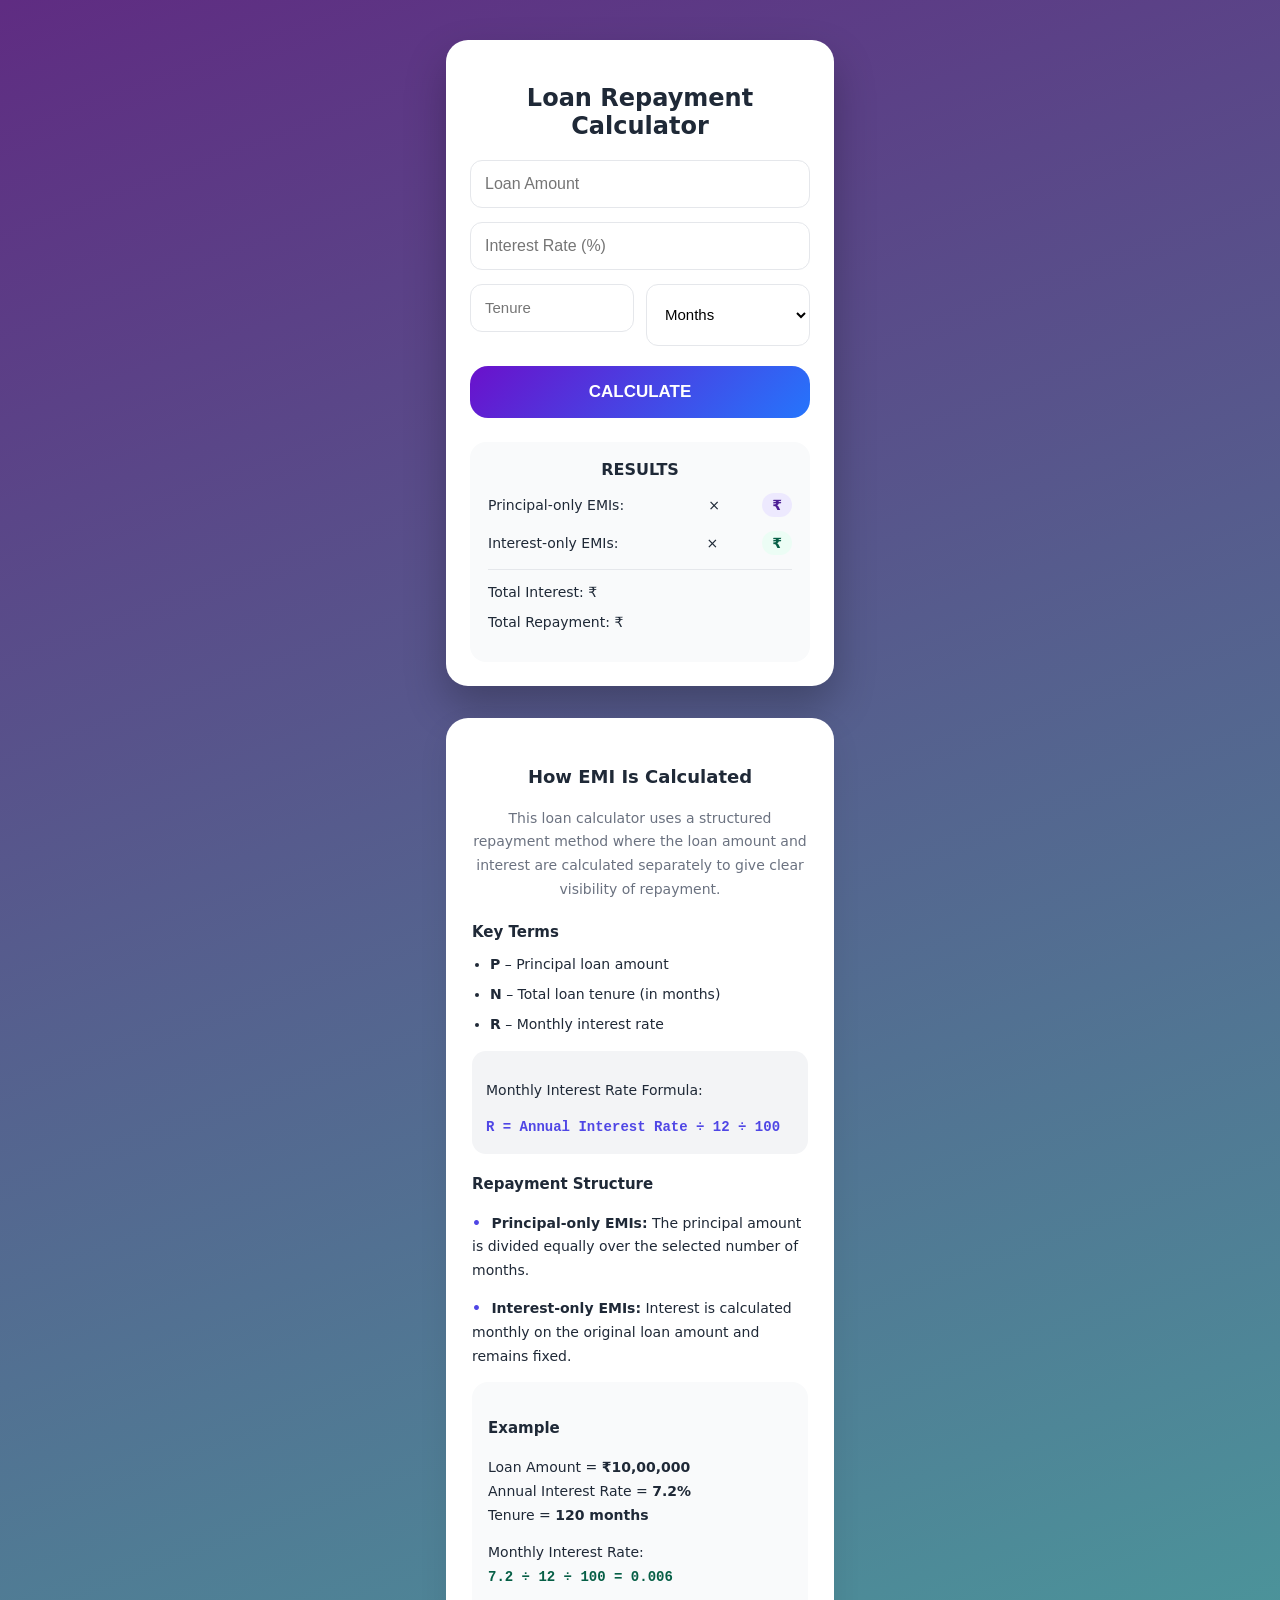
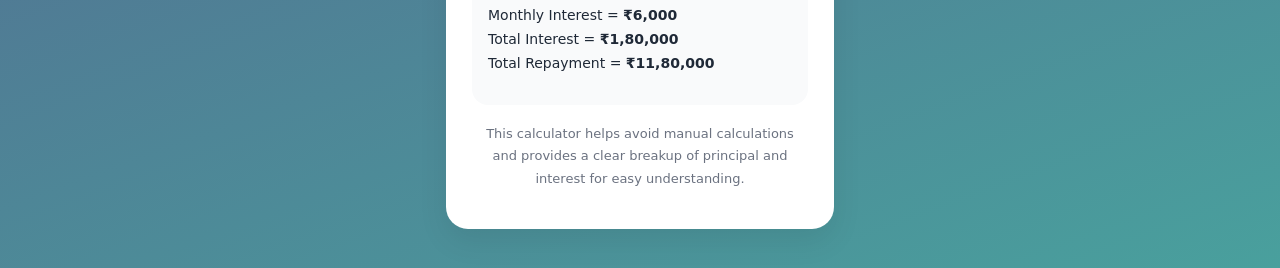
<file: index.html>
<!DOCTYPE html>
<html lang="en">
<head>
  <meta charset="UTF-8">
  <title>Bank Loan Calculator</title>
  <link rel="stylesheet" href="style.css">
  <meta name="viewport" content="width=device-width, initial-scale=1.0">

  
</head>
<body>

  <!-- MAIN PAGE WRAPPER -->
  <div class="page">

    <!-- CALCULATOR CARD -->
    <div class="card">
      <h2>Loan Repayment Calculator</h2>

      <input type="number" id="loan" placeholder="Loan Amount">
      <input type="number" id="rate" placeholder="Interest Rate (%)">

      <div class="tenure-group">
        <input type="number" id="tenureValue" placeholder="Tenure">
        <select id="tenureType">
          <option value="months">Months</option>
          <option value="years">Years</option>
        </select>
      </div>

      <button onclick="calculate()">CALCULATE</button>

      <div class="result">
        <h3>RESULTS</h3>

        <p>
          Principal-only EMIs:
          <b id="pCount"></b> ×
          <span class="emi-badge">₹<b id="pEmi"></b></span>
        </p>

        <p>
          Interest-only EMIs:
          <b id="iCount"></b> ×
          <span class="emi-badge interest">₹<b id="iEmi"></b></span>
        </p>

        <hr>

        <p>Total Interest: ₹<b id="totalInterest"></b></p>
        <p>Total Repayment: ₹<b id="totalPay"></b></p>
      </div>
    </div>

    <!-- EXPLANATION SECTION (AFTER CALCULATOR) -->
    <div class="emi-info">
      <h3>How EMI Is Calculated</h3>

      <p class="intro">
        This loan calculator uses a structured repayment method where the loan
        amount and interest are calculated separately to give clear visibility
        of repayment.
      </p>

      <h4>Key Terms</h4>
      <ul>
        <li><b>P</b> – Principal loan amount</li>
        <li><b>N</b> – Total loan tenure (in months)</li>
        <li><b>R</b> – Monthly interest rate</li>
      </ul>

      <div class="formula-box">
        <p>Monthly Interest Rate Formula:</p>
        <code>R = Annual Interest Rate ÷ 12 ÷ 100</code>
      </div>

      <h4>Repayment Structure</h4>

      <p>
        <span class="bullet">•</span>
        <b>Principal-only EMIs:</b>
        The principal amount is divided equally over the selected number of months.
      </p>

      <p>
        <span class="bullet">•</span>
        <b>Interest-only EMIs:</b>
        Interest is calculated monthly on the original loan amount and remains fixed.
      </p>

      <div class="example-box">
        <h4>Example</h4>

        <p>
          Loan Amount = <b>₹10,00,000</b><br>
          Annual Interest Rate = <b>7.2%</b><br>
          Tenure = <b>120 months</b>
        </p>

        <p>
          Monthly Interest Rate:<br>
          <code>7.2 ÷ 12 ÷ 100 = 0.006</code>
        </p>

        <p>
          Monthly Interest = <b>₹6,000</b><br>
          Total Interest = <b>₹1,80,000</b><br>
          Total Repayment = <b>₹11,80,000</b>
        </p>
      </div>

      <p class="note">
        This calculator helps avoid manual calculations and provides a clear
        breakup of principal and interest for easy understanding.
      </p>
    </div>

  </div>

  <script src="script.js"></script>
</body>
</html>
</file>
<file: style.css>
* {
  box-sizing: border-box;
}

body {
  margin: 0;
  min-height: 100vh;
  background: linear-gradient(160deg, #5f2c82, #49a09d);
  font-family: "Segoe UI", system-ui, sans-serif;
  color: #1f2937;
}



.page {
  max-width: 420px;
  margin: 0 auto;
  padding: 40px 16px;
  display: flex;
  flex-direction: column;
  gap: 32px;
}

/* ---------- CALCULATOR CARD ---------- */
.card {
  width: 100%;
  background: #ffffff;
  border-radius: 22px;
  padding: 24px;
  box-shadow: 0 20px 40px rgba(0, 0, 0, 0.25);
}

.card h2 {
  
  text-align: center;
  margin-bottom: 20px;
  font-weight: 600;
}

/* ---------- INPUTS ---------- */
input {
  width: 100%;
  padding: 14px;
  margin-bottom: 14px;
  border-radius: 12px;
  border: 1px solid #e5e7eb;
  font-size: 16px;
  outline: none;
}
input,
select {
  min-height: 48px;
}

input:focus {
  border-color: #6a11cb;
}

/* ---------- TENURE GROUP ---------- */
.tenure-group {
  display: flex;
  gap: 12px;
  margin-bottom: 20px;
}

.tenure-group input,
.tenure-group select {
  flex: 1;
  padding: 14px;
  border-radius: 12px;
  border: 1px solid #e5e7eb;
  font-size: 15px;
}

.tenure-group select {
  background: #ffffff;
}

/* ---------- BUTTON ---------- */
button {
  width: 100%;
  padding: 16px;
  min-height: 52px;          /* 👈 mobile tap size */
  background: linear-gradient(135deg, #6a11cb, #2575fc);
  color: #ffffff;
  border: none;
  border-radius: 18px;       /* slightly rounder for phone UI */
  font-size: 17px;           /* prevents zoom issues */
  font-weight: 600;
  cursor: pointer;
}


button:hover {
  opacity: 0.95;
}

/* ---------- RESULT SECTION ---------- */
.result {
  margin-top: 24px;
  background: #f9fafb;
  padding: 18px;
  border-radius: 16px;
  font-size: 14px;
}

.result h3 {
  text-align: center;
  margin-top: 0;
  margin-bottom: 14px;
  font-size: 16px;
}

.result p {
  display: flex;
  justify-content: space-between;
  align-items: center;
  gap: 10px;
}

.result hr {
  margin: 14px 0;
  border: none;
  border-top: 1px solid #e5e7eb;
}

/* ---------- EMI BADGE (INLINE HIGHLIGHT) ---------- */
.emi-badge {
  background: #ede9fe;
  color: #4c1d95;
  padding: 4px 10px;
  border-radius: 999px;
  font-weight: 600;
  font-size: 14px;
}

.emi-badge.interest {
  background: #ecfdf5;
  color: #065f46;
}

/* ---------- EXPLANATION SECTION ---------- */
.emi-info {
  width: 100%;
  background: #ffffff;
  border-radius: 22px;
  padding: 26px;
  box-shadow: 0 12px 30px rgba(0, 0, 0, 0.08);
  font-size: 14px;
  line-height: 1.7;
}

.emi-info h3 {
  text-align: center;
  margin-bottom: 14px;
  font-size: 18px;
}

.emi-info h4 {
  margin-top: 18px;
  margin-bottom: 8px;
  font-size: 15px;
}

.intro {
  text-align: center;
  color: #6b7280;
}

/* ---------- LIST ---------- */
.emi-info ul {
  padding-left: 18px;
  margin: 8px 0;
}

.emi-info li {
  margin-bottom: 6px;
}

/* ---------- FORMULA BOX ---------- */
.formula-box {
  background: #f3f4f6;
  padding: 14px;
  border-radius: 14px;
  margin: 14px 0;
}

.formula-box code {
  display: block;
  margin-top: 6px;
  font-weight: 600;
  color: #4f46e5;
}

/* ---------- BULLET STYLE ---------- */
.bullet {
  color: #4f46e5;
  font-weight: 900;
  margin-right: 6px;
}

/* ---------- EXAMPLE BOX ---------- */
.example-box {
  background: #f9fafb;
  padding: 16px;
  border-radius: 16px;
  margin-top: 14px;
}

.example-box code {
  font-weight: 600;
  color: #065f46;
}

/* ---------- NOTE ---------- */
.note {
  margin-top: 18px;
  text-align: center;
  font-size: 13px;
  color: #6b7280;
}

/* ---------- MOBILE ---------- */
@media (max-width: 600px) {
  .page {
    padding: 24px 12px;
  }
}

@media (max-width: 600px) {

  body {
    background: linear-gradient(180deg, #5f2c82, #49a09d);
  }

  .page {
    padding: 16px 12px 28px;
    gap: 24px;
  }

  .card {
    border-radius: 20px;
    padding: 20px;
  }

  .emi-info {
    border-radius: 20px;
    padding: 20px;
  }
}

@media (max-width: 600px) {
  button {
    position: static;
  }
}
</file>
